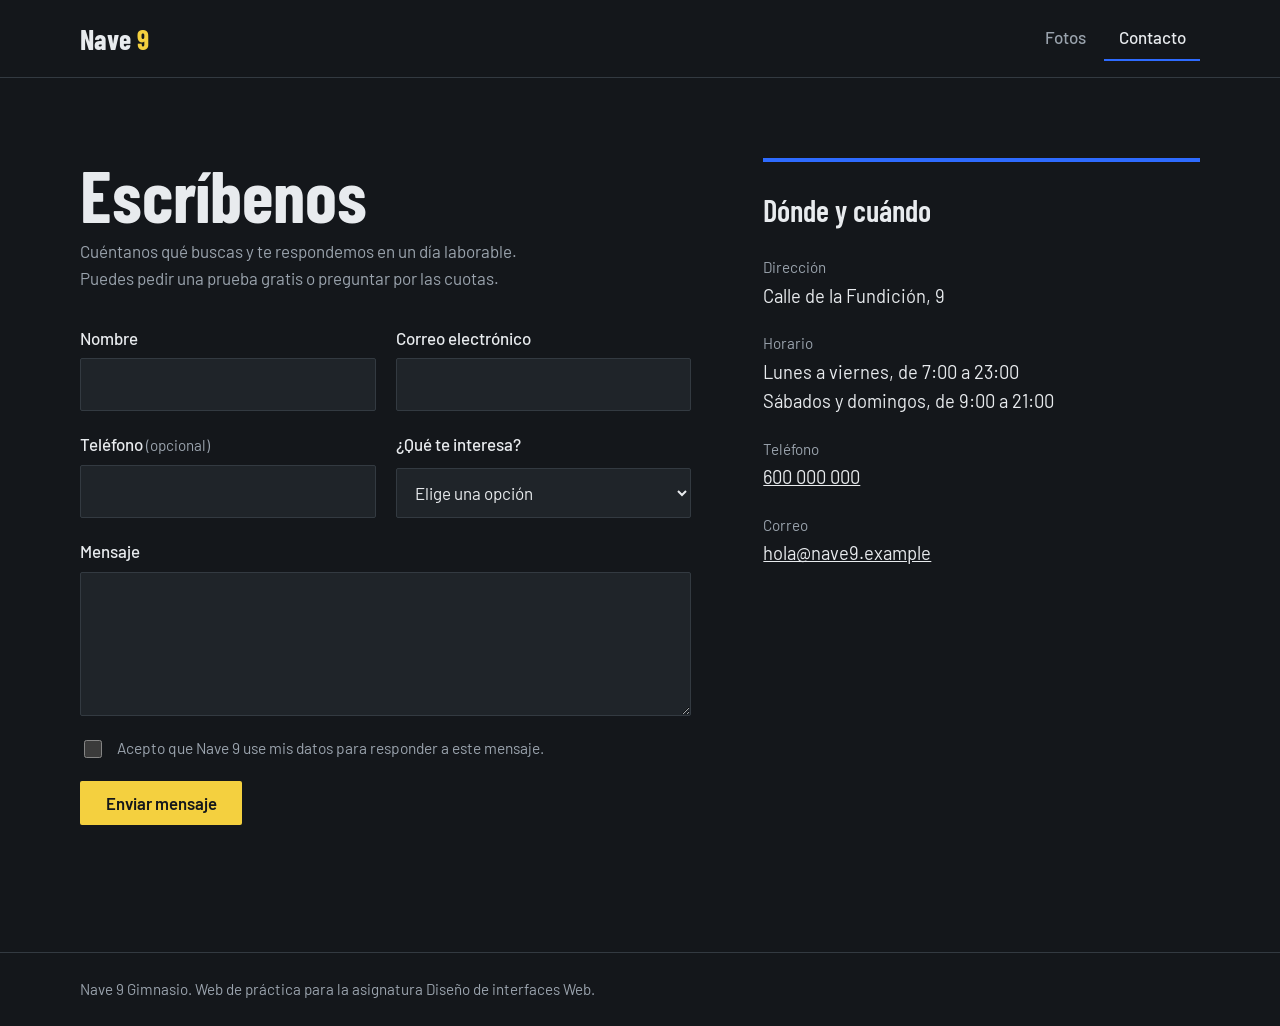
<file: contacto.html>
<!DOCTYPE html>
<html lang="es">
<head>
  <meta charset="UTF-8">
  <meta name="viewport" content="width=device-width, initial-scale=1">
  <title>Nave 9 Gimnasio | Contacto</title>
  <meta name="description" content="Pide información o una prueba gratis en Nave 9 Gimnasio.">

  <link rel="preconnect" href="https://fonts.googleapis.com">
  <link rel="preconnect" href="https://fonts.gstatic.com" crossorigin>
  <link href="https://fonts.googleapis.com/css2?family=Barlow+Condensed:wght@600;700&family=Barlow:wght@400;500;600&display=swap" rel="stylesheet">
  <link rel="stylesheet" href="css/styles.css">
</head>
<body>

  <header class="cabecera">
    <div class="contenedor">
      <a class="marca" href="index.html">Nave <span>9</span></a>
      <nav class="nav" aria-label="Principal">
        <a href="index.html">Fotos</a>
        <a href="contacto.html" aria-current="page">Contacto</a>
      </nav>
    </div>
  </header>

  <main class="contenedor contacto">

    <section aria-labelledby="titulo-contacto">
      <h1 id="titulo-contacto">Escríbenos</h1>
      <p class="intro">Cuéntanos qué buscas y te respondemos en un día laborable. Puedes pedir una prueba gratis o preguntar por las cuotas.</p>

      <!--
        Este formulario todavía no envía los datos a ningún sitio.
        Para que funcione de verdad, cambia el atributo action por la URL
        de un servicio como Formspree y quita el bloque de JS que lo intercepta.
      -->
      <form class="formulario" id="formulario" action="#" method="post" novalidate>

        <div class="fila">
          <div class="campo">
            <label for="nombre">Nombre</label>
            <input type="text" id="nombre" name="nombre" autocomplete="name" required>
          </div>
          <div class="campo">
            <label for="email">Correo electrónico</label>
            <input type="email" id="email" name="email" autocomplete="email" required>
          </div>
        </div>

        <div class="fila">
          <div class="campo">
            <label for="telefono">Teléfono <span class="ayuda">(opcional)</span></label>
            <input type="tel" id="telefono" name="telefono" autocomplete="tel">
          </div>
          <div class="campo">
            <label for="motivo">¿Qué te interesa?</label>
            <select id="motivo" name="motivo" required>
              <option value="">Elige una opción</option>
              <option>Prueba gratis</option>
              <option>Cuotas y precios</option>
              <option>Entrenamiento personal</option>
              <option>Otra consulta</option>
            </select>
          </div>
        </div>

        <div class="campo">
          <label for="mensaje">Mensaje</label>
          <textarea id="mensaje" name="mensaje" required></textarea>
        </div>

        <label class="check">
          <input type="checkbox" id="privacidad" name="privacidad" required>
          <span>Acepto que Nave 9 use mis datos para responder a este mensaje.</span>
        </label>

        <div>
          <button class="boton" type="submit">Enviar mensaje</button>
        </div>

        <p class="estado" id="estado" role="status" aria-live="polite"></p>
      </form>
    </section>

    <aside class="datos" aria-labelledby="titulo-datos">
      <h2 id="titulo-datos">Dónde y cuándo</h2>
      <dl>
        <dt>Dirección</dt>
        <dd>Calle de la Fundición, 9</dd>

        <dt>Horario</dt>
        <dd>Lunes a viernes, de 7:00 a 23:00<br>Sábados y domingos, de 9:00 a 21:00</dd>

        <dt>Teléfono</dt>
        <dd><a href="tel:+34600000000">600 000 000</a></dd>

        <dt>Correo</dt>
        <dd><a href="mailto:hola@nave9.example">hola@nave9.example</a></dd>
      </dl>
    </aside>

  </main>

  <footer class="pie-web">
    <div class="contenedor">
      Nave 9 Gimnasio. Web de práctica para la asignatura Diseño de interfaces Web.
    </div>
  </footer>

  <script src="js/main.js"></script>
</body>
</html>
</file>
<file: css/styles.css>
/* ==========================================================
   Nave 9 Gimnasio - estilos compartidos
   Paleta sacada de las fotos: asfalto, hormigón, azul de los
   paneles LED y amarillo de las máquinas.
   ========================================================== */

:root {
  --asfalto: #14171b;
  --hormigon: #1f2429;
  --linea: #333a41;
  --acero: #e8ebee;
  --gris: #9aa3ad;
  --azul: #2e6bff;
  --amarillo: #f4d03f;

  --fuente-titulo: "Barlow Condensed", "Arial Narrow", "Helvetica Neue", Arial, sans-serif;
  --fuente-texto: "Barlow", "Helvetica Neue", Arial, sans-serif;

  --ancho: 1120px;
  --espacio: clamp(1.25rem, 4vw, 2.5rem);
}

*,
*::before,
*::after {
  box-sizing: border-box;
}

html {
  color-scheme: dark;
}

body {
  margin: 0;
  background: var(--asfalto);
  color: var(--acero);
  font-family: var(--fuente-texto);
  font-size: 1.0625rem;
  line-height: 1.6;
}

img {
  display: block;
  max-width: 100%;
}

a {
  color: inherit;
}

:focus-visible {
  outline: 3px solid var(--amarillo);
  outline-offset: 3px;
}

.contenedor {
  width: min(100% - 2 * var(--espacio), var(--ancho));
  margin-inline: auto;
}

.solo-lectores {
  position: absolute;
  width: 1px;
  height: 1px;
  overflow: hidden;
  clip: rect(0 0 0 0);
  white-space: nowrap;
}

/* ---------- Cabecera y navegación ---------- */

.cabecera {
  border-bottom: 1px solid var(--linea);
}

.cabecera .contenedor {
  display: flex;
  align-items: center;
  justify-content: space-between;
  gap: 1rem;
  padding-block: 1rem;
}

.marca {
  font-family: var(--fuente-titulo);
  font-size: 1.75rem;
  font-weight: 700;
  letter-spacing: 0.01em;
  text-decoration: none;
  line-height: 1;
}

.marca span {
  color: var(--amarillo);
}

.nav {
  display: flex;
  gap: 0.25rem;
}

.nav a {
  padding: 0.5rem 0.9rem;
  border-bottom: 2px solid transparent;
  text-decoration: none;
  color: var(--gris);
  font-weight: 500;
}

.nav a:hover {
  color: var(--acero);
}

.nav a[aria-current="page"] {
  color: var(--acero);
  border-bottom-color: var(--azul);
}

/* ---------- Botones ---------- */

.boton {
  display: inline-block;
  padding: 0.85rem 1.6rem;
  border: 0;
  border-radius: 2px;
  background: var(--amarillo);
  color: var(--asfalto);
  font: 600 1.05rem/1 var(--fuente-texto);
  text-decoration: none;
  cursor: pointer;
  transition: background-color 0.15s;
}

.boton:hover {
  background: #ffe066;
}

/* ---------- Portada de la página de fotos ---------- */

.portada {
  padding-block: clamp(3rem, 9vw, 6.5rem) clamp(2rem, 5vw, 3.5rem);
}

/* La tira azul imita los tubos de luz del techo del gimnasio */
.portada::before {
  content: "";
  display: block;
  width: min(220px, 40%);
  height: 4px;
  margin-bottom: 1.75rem;
  background: var(--azul);
  box-shadow: 0 0 18px 2px rgba(46, 107, 255, 0.55);
}

.portada h1 {
  margin: 0;
  max-width: 14ch;
  font-family: var(--fuente-titulo);
  font-size: clamp(3.25rem, 11vw, 7.5rem);
  font-weight: 700;
  line-height: 0.92;
  letter-spacing: -0.01em;
}

.portada p {
  max-width: 46ch;
  margin: 1.5rem 0 2rem;
  color: var(--gris);
  font-size: 1.2rem;
}

/* ---------- Galería en mosaico ---------- */

.mosaico {
  display: grid;
  grid-template-columns: repeat(12, 1fr);
  gap: 12px;
  margin: 0;
  padding: 0 0 clamp(3rem, 7vw, 5rem);
  list-style: none;
}

.mosaico li {
  grid-column: span 12;
}

.foto {
  position: relative;
  display: block;
  width: 100%;
  padding: 0;
  border: 0;
  background: var(--hormigon);
  cursor: zoom-in;
  overflow: hidden;
  aspect-ratio: 4 / 3;
}

.foto img {
  width: 100%;
  height: 100%;
  object-fit: cover;
}

.foto .pie {
  position: absolute;
  left: 0;
  right: 0;
  bottom: 0;
  padding: 2.5rem 1rem 0.85rem;
  background: linear-gradient(to top, rgba(20, 23, 27, 0.9), rgba(20, 23, 27, 0));
  color: var(--acero);
  font-weight: 500;
  text-align: left;
}

@media (min-width: 760px) {
  .mosaico li:nth-child(1) { grid-column: span 8; }
  .mosaico li:nth-child(2) { grid-column: span 4; }
  .mosaico li:nth-child(3) { grid-column: span 4; }
  .mosaico li:nth-child(4) { grid-column: span 8; }

  .foto {
    aspect-ratio: auto;
    height: clamp(280px, 34vw, 400px);
  }

  .mosaico li:nth-child(2) img { object-position: 38% 50%; }
  .mosaico li:nth-child(3) img { object-position: 35% 50%; }
}

/* ---------- Visor de foto ampliada ---------- */

.visor {
  width: min(94vw, 1100px);
  max-height: 92vh;
  padding: 0;
  border: 1px solid var(--linea);
  background: var(--hormigon);
  color: var(--acero);
}

.visor::backdrop {
  background: rgba(10, 12, 14, 0.88);
}

.visor img {
  width: 100%;
  max-height: 78vh;
  object-fit: contain;
  background: var(--asfalto);
}

.visor-barra {
  display: flex;
  align-items: center;
  justify-content: space-between;
  gap: 1rem;
  padding: 0.75rem 1rem;
}

.visor-barra p {
  margin: 0;
}

.visor-barra button {
  padding: 0.5rem 1rem;
  border: 1px solid var(--linea);
  border-radius: 2px;
  background: transparent;
  color: var(--acero);
  font: 500 1rem var(--fuente-texto);
  cursor: pointer;
}

.visor-barra button:hover {
  border-color: var(--acero);
}

/* ---------- Página de contacto ---------- */

.contacto {
  display: grid;
  gap: clamp(2rem, 6vw, 4.5rem);
  padding-block: clamp(2.5rem, 7vw, 5rem);
}

@media (min-width: 900px) {
  .contacto {
    grid-template-columns: 7fr 5fr;
    align-items: start;
  }
}

.contacto h1 {
  margin: 0 0 0.5rem;
  font-family: var(--fuente-titulo);
  font-size: clamp(2.75rem, 7vw, 4.5rem);
  font-weight: 700;
  line-height: 1;
}

.contacto .intro {
  max-width: 46ch;
  margin: 0 0 2rem;
  color: var(--gris);
}

.formulario {
  display: grid;
  gap: 1.25rem;
}

.campo {
  display: grid;
  gap: 0.4rem;
}

.campo label,
.campo legend {
  font-weight: 500;
}

.campo .ayuda {
  color: var(--gris);
  font-size: 0.95rem;
  font-weight: 400;
}

.campo input,
.campo select,
.campo textarea {
  width: 100%;
  padding: 0.75rem 0.9rem;
  border: 1px solid var(--linea);
  border-radius: 2px;
  background: var(--hormigon);
  color: var(--acero);
  font: inherit;
}

.campo textarea {
  min-height: 9rem;
  resize: vertical;
}

.campo input:hover,
.campo select:hover,
.campo textarea:hover {
  border-color: var(--gris);
}

.campo input:focus-visible,
.campo select:focus-visible,
.campo textarea:focus-visible {
  outline: 3px solid var(--amarillo);
  outline-offset: 1px;
  border-color: var(--amarillo);
}

.fila {
  display: grid;
  gap: 1.25rem;
}

@media (min-width: 560px) {
  .fila {
    grid-template-columns: 1fr 1fr;
  }
}

.check {
  display: flex;
  gap: 0.7rem;
  align-items: flex-start;
  color: var(--gris);
  font-size: 0.97rem;
}

.check input {
  flex: none;
  width: 1.15rem;
  height: 1.15rem;
  margin-top: 0.25rem;
  accent-color: var(--amarillo);
}

.estado {
  margin: 0;
  min-height: 1.6em;
}

.estado.ok {
  padding: 0.9rem 1rem;
  border-left: 4px solid var(--azul);
  background: var(--hormigon);
}

.datos {
  padding-top: 0.5rem;
  border-top: 4px solid var(--azul);
}

.datos h2 {
  margin: 1rem 0 1.25rem;
  font-family: var(--fuente-titulo);
  font-size: 1.9rem;
  font-weight: 600;
}

.datos dl {
  margin: 0;
}

.datos dt {
  margin-top: 1.25rem;
  color: var(--gris);
  font-size: 0.95rem;
}

.datos dd {
  margin: 0.15rem 0 0;
  font-size: 1.15rem;
}

/* ---------- Pie ---------- */

.pie-web {
  border-top: 1px solid var(--linea);
  padding-block: 1.5rem;
  color: var(--gris);
  font-size: 0.95rem;
}
</file>
